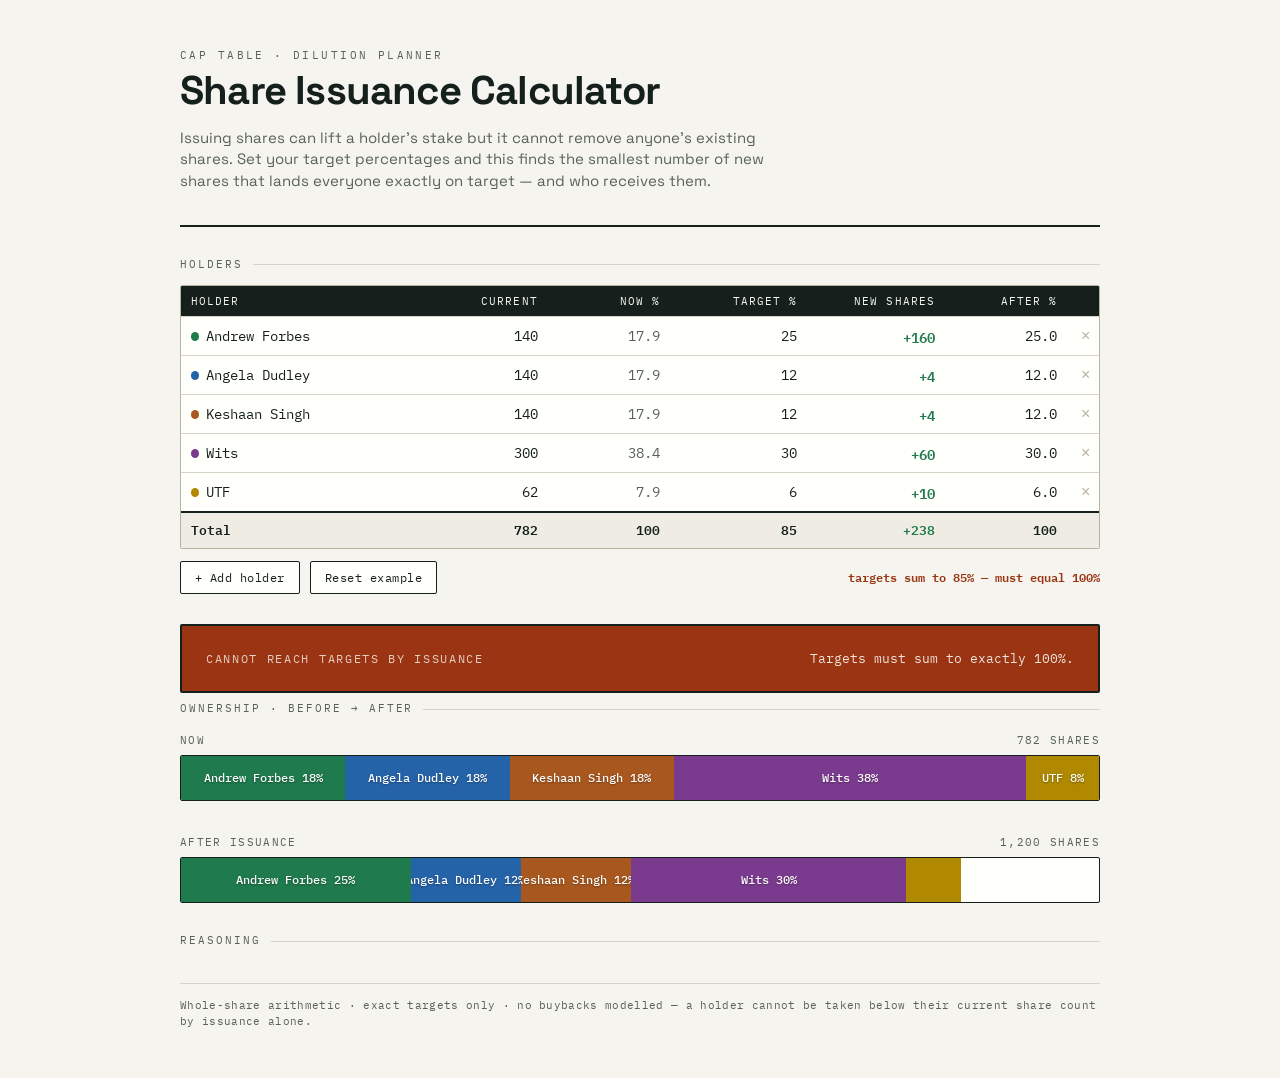
<file: index.html>
<!DOCTYPE html>
<html lang="en">
<link rel="stylesheet" href="claude-theme.css">
<head>
<meta charset="UTF-8">
<meta name="viewport" content="width=device-width, initial-scale=1.0">
<title>Share Issuance Calculator</title>
<link rel="preconnect" href="https://fonts.googleapis.com">
<link rel="preconnect" href="https://fonts.gstatic.com" crossorigin>
<link href="https://fonts.googleapis.com/css2?family=Space+Grotesk:wght@400;500;600;700&family=IBM+Plex+Mono:wght@400;500;600&display=swap" rel="stylesheet">
<style>
  :root{
    --paper:#f6f4ee;
    --ink:#15201c;
    --ink-soft:#56625b;
    --line:#d8d3c6;
    --line-strong:#b9b2a1;
    --panel:#fffffb;
    --signal:#1f7a4d;      /* control / gain */
    --signal-deep:#0f3d28;
    --warn:#9a3412;
    --disp:'Space Grotesk',system-ui,sans-serif;
    --mono:'IBM Plex Mono',ui-monospace,'SFMono-Regular',monospace;
  }
  *{box-sizing:border-box}
  html,body{margin:0}
  body{
    background:var(--paper);
    color:var(--ink);
    font-family:var(--disp);
    line-height:1.45;
    -webkit-font-smoothing:antialiased;
    padding:clamp(16px,4vw,48px);
  }
  .wrap{max-width:920px;margin:0 auto}

  header{border-bottom:2px solid var(--ink);padding-bottom:18px;margin-bottom:8px}
  .eyebrow{font-family:var(--mono);font-size:11px;letter-spacing:.22em;text-transform:uppercase;color:var(--ink-soft)}
  h1{font-size:clamp(26px,5vw,40px);font-weight:700;letter-spacing:-.02em;margin:6px 0 4px;line-height:1.04}
  .sub{color:var(--ink-soft);font-size:15px;max-width:60ch}

  section{margin-top:30px}
  .sec-label{font-family:var(--mono);font-size:11px;letter-spacing:.18em;text-transform:uppercase;color:var(--ink-soft);display:flex;align-items:center;gap:10px;margin-bottom:12px}
  .sec-label::after{content:"";flex:1;height:1px;background:var(--line)}

  /* table */
  .table{background:var(--panel);border:1px solid var(--line-strong);border-radius:2px;overflow:hidden}
  .row{display:grid;grid-template-columns:1.5fr .9fr .8fr .9fr .9fr .8fr 32px;align-items:center;gap:0}
  .row.head{background:var(--ink);color:var(--paper)}
  .row.head > div{font-family:var(--mono);font-size:10.5px;letter-spacing:.1em;text-transform:uppercase;padding:9px 10px;line-height:1.2}
  .row.body{border-top:1px solid var(--line)}
  .row.body:first-of-type{border-top:none}
  .row.body > div{padding:7px 10px;font-family:var(--mono);font-size:13.5px}
  .cell-num{text-align:right;font-variant-numeric:tabular-nums}
  .cell-readonly{color:var(--ink-soft)}
  .gain{color:var(--signal);font-weight:600}
  .loss{color:var(--ink-soft)}

  input.f{width:100%;border:none;background:transparent;font-family:inherit;font-size:inherit;color:inherit;padding:0;outline:none}
  input.f:focus{background:#fff7d6;box-shadow:0 0 0 2px var(--signal) inset;border-radius:2px}
  input.num{text-align:right;font-family:var(--mono);font-variant-numeric:tabular-nums}
  .swatch{width:9px;height:9px;border-radius:50%;display:inline-block;margin-right:7px;vertical-align:middle}
  .name-cell{display:flex;align-items:center}

  .del{border:none;background:none;color:var(--line-strong);cursor:pointer;font-size:16px;line-height:1;padding:4px;border-radius:2px}
  .del:hover{color:var(--warn)}

  .row.total{border-top:2px solid var(--ink);background:#efece3}
  .row.total > div{padding:8px 10px;font-family:var(--mono);font-size:13px;font-weight:600}

  .controls{display:flex;gap:10px;align-items:center;margin-top:12px;flex-wrap:wrap}
  button.act{font-family:var(--mono);font-size:12px;letter-spacing:.04em;border:1px solid var(--ink);background:var(--panel);color:var(--ink);padding:8px 14px;border-radius:2px;cursor:pointer}
  button.act:hover{background:var(--ink);color:var(--paper)}
  .tgt-sum{font-family:var(--mono);font-size:12px;color:var(--ink-soft);margin-left:auto}
  .tgt-sum.bad{color:var(--warn);font-weight:600}

  /* result headline */
  .result{margin-top:30px;border:2px solid var(--ink);border-radius:2px;background:var(--signal-deep);color:var(--paper);padding:22px 24px;display:flex;align-items:baseline;gap:18px;flex-wrap:wrap}
  .result .big{font-size:clamp(40px,9vw,64px);font-weight:700;letter-spacing:-.03em;font-family:var(--mono);line-height:.9}
  .result .lbl{font-family:var(--mono);font-size:12px;letter-spacing:.14em;text-transform:uppercase;opacity:.8}
  .result .meta{margin-left:auto;text-align:right;font-family:var(--mono);font-size:12.5px;opacity:.92;line-height:1.7}
  .result.infeasible{background:var(--warn)}

  /* dilution bars — the signature */
  .bars{margin-top:8px}
  .barblock{margin-top:16px}
  .barblock .tag{font-family:var(--mono);font-size:11px;letter-spacing:.12em;text-transform:uppercase;color:var(--ink-soft);margin-bottom:6px;display:flex;justify-content:space-between}
  .bar{display:flex;height:46px;border:1px solid var(--ink);border-radius:2px;overflow:hidden;background:var(--panel)}
  .seg{position:relative;display:flex;align-items:center;justify-content:center;color:#fff;font-family:var(--mono);font-size:11.5px;font-weight:500;min-width:0;transition:flex-basis .5s cubic-bezier(.4,0,.2,1);overflow:hidden;white-space:nowrap}
  .seg span{padding:0 4px;text-shadow:0 1px 2px rgba(0,0,0,.35)}
  .connectors{position:relative;height:18px}
  .connectors svg{position:absolute;inset:0;width:100%;height:100%}

  .notes{margin-top:26px;font-size:14px;color:var(--ink-soft)}
  .notes .n{display:flex;gap:10px;padding:9px 0;border-top:1px solid var(--line)}
  .notes .n:first-child{border-top:none}
  .notes .k{font-family:var(--mono);font-size:11px;letter-spacing:.1em;text-transform:uppercase;color:var(--ink);min-width:118px;flex-shrink:0;padding-top:2px}
  .notes b{color:var(--ink);font-weight:600}
  code{font-family:var(--mono);background:#efece3;padding:1px 5px;border-radius:2px;font-size:.9em}

  footer{margin-top:34px;border-top:1px solid var(--line);padding-top:14px;font-family:var(--mono);font-size:11px;color:var(--ink-soft);letter-spacing:.03em}

  @media(max-width:680px){
    .row{grid-template-columns:1.3fr .85fr .85fr 28px;}
    .hide-sm{display:none!important}
    .result .meta{margin-left:0;text-align:left;width:100%}
  }
</style>
</head>
<body>
<div class="wrap">
  <header>
    <div class="eyebrow">Cap Table · Dilution Planner</div>
    <h1>Share Issuance Calculator</h1>
    <p class="sub">Issuing shares can lift a holder's stake but it cannot remove anyone's existing shares. Set your target percentages and this finds the smallest number of new shares that lands everyone exactly on target — and who receives them.</p>
  </header>

  <section>
    <div class="sec-label">Holders</div>
    <div class="table" id="table"></div>
    <div class="controls">
      <button class="act" id="add">+ Add holder</button>
      <button class="act" id="reset">Reset example</button>
      <span class="tgt-sum" id="tgtsum"></span>
    </div>
  </section>

  <div class="result" id="result"></div>

  <section class="bars">
    <div class="sec-label">Ownership · before &rarr; after</div>
    <div class="barblock">
      <div class="tag"><span>Now</span><span id="now-total"></span></div>
      <div class="bar" id="bar-before"></div>
    </div>
    <div class="connectors"><svg id="conn" preserveAspectRatio="none"></svg></div>
    <div class="barblock">
      <div class="tag"><span>After issuance</span><span id="after-total"></span></div>
      <div class="bar" id="bar-after"></div>
    </div>
  </section>

  <section>
    <div class="sec-label">Reasoning</div>
    <div class="notes" id="notes"></div>
  </section>

  <footer>Whole-share arithmetic · exact targets only · no buybacks modelled — a holder cannot be taken below their current share count by issuance alone.</footer>
</div>

<script>
const PALETTE=['#1f7a4d','#2563a8','#a8581f','#7a3b8f','#b08900','#0f8a8a','#9a3412','#4a5568'];

let holders=[];
function example(){
  holders=[
    {name:'Andrew Forbes',shares:140,target:25},
    {name:'Angela Dudley',shares:140,target:12},
    {name:'Keshaan Singh',shares:140,target:12},
    {name:'Wits',shares:300,target:30},
    {name:'UTF',shares:62,target:6},
  ];
}
example();

/* ---------- math ---------- */
function gcd(a,b){a=Math.abs(a);b=Math.abs(b);while(b){[a,b]=[b,a%b]}return a||1}
function lcm(a,b){return a/gcd(a,b)*b}
function toFraction(pct){
  const s=String(pct);
  const dec=s.includes('.')?s.split('.')[1].length:0;
  const scale=Math.pow(10,dec);
  let num=Math.round(pct*scale);      // over 100*scale
  let den=100*scale;
  const g=gcd(num,den);
  return {num:num/g,den:den/g};
}

function compute(){
  const S=holders.reduce((t,h)=>t+(Number(h.shares)||0),0);
  const tsum=holders.reduce((t,h)=>t+(Number(h.target)||0),0);
  const targetsOk=Math.abs(tsum-100)<1e-6;

  // infeasible: holder forced to 0% while holding shares (needs buyback)
  let needsBuyback=holders.find(h=>(Number(h.target)||0)===0 && (Number(h.shares)||0)>0);

  let feasible=targetsOk && !needsBuyback && S>0;
  const fr=holders.map(h=>toFraction(Number(h.target)||0));

  let Tmin=S, L=1, binding=null, bindingRatio=-1;
  holders.forEach((h,i)=>{
    const f=fr[i]; const sh=Number(h.shares)||0;
    if(f.num>0){
      L=lcm(L,f.den);
      const ratio=sh*f.den/f.num;          // = sh / target  (min total so this holder isn't reduced)
      if(ratio>bindingRatio){bindingRatio=ratio;binding=i;}
      if(ratio>Tmin)Tmin=ratio;
    }
  });

  let T=Math.max(Math.ceil(Tmin-1e-9),S);
  if(L>1){ T=Math.ceil(T/L)*L; }
  if(T<1)T=L;

  const rows=holders.map((h,i)=>{
    const f=fr[i];const sh=Number(h.shares)||0;
    const after = f.num>0 ? Math.round(f.num*T/f.den) : sh; // 0% holders keep shares (would be flagged)
    const issued= after-sh;
    return {
      name:h.name, before:sh,
      beforePct: S>0? sh/S*100 : 0,
      issued, after,
      afterPct: T>0? after/T*100 : 0,
      color:PALETTE[i%PALETTE.length]
    };
  });

  const N=rows.reduce((t,r)=>t+Math.max(r.issued,0),0);
  return {S,T,N,rows,feasible,targetsOk,tsum,needsBuyback,binding,Tmin};
}

/* ---------- render ---------- */
const fmt=n=>Number(n).toLocaleString('en-US');

function render(){
  const r=compute();
  // table
  const t=document.getElementById('table');
  let html=`<div class="row head">
    <div>Holder</div><div class="cell-num">Current</div><div class="cell-num hide-sm">Now %</div>
    <div class="cell-num">Target %</div><div class="cell-num hide-sm">New shares</div><div class="cell-num">After %</div><div></div>
  </div>`;
  r.rows.forEach((row,i)=>{
    const issuedTxt = row.issued>0?`+${fmt(row.issued)}`:(row.issued<0?fmt(row.issued):'0');
    const issuedCls = row.issued>0?'gain':(row.issued<0?'loss':'');
    html+=`<div class="row body">
      <div class="name-cell"><span class="swatch" style="background:${row.color}"></span><input class="f" data-i="${i}" data-k="name" value="${escapeHtml(holders[i].name)}"></div>
      <div class="cell-num"><input class="f num" data-i="${i}" data-k="shares" value="${holders[i].shares}"></div>
      <div class="cell-num cell-readonly hide-sm">${row.beforePct.toFixed(1)}</div>
      <div class="cell-num"><input class="f num" data-i="${i}" data-k="target" value="${holders[i].target}"></div>
      <div class="cell-num hide-sm ${issuedCls}">${issuedTxt}</div>
      <div class="cell-num">${row.afterPct.toFixed(1)}</div>
      <div><button class="del" data-del="${i}" title="Remove">&times;</button></div>
    </div>`;
  });
  html+=`<div class="row total">
    <div>Total</div><div class="cell-num">${fmt(r.S)}</div><div class="cell-num hide-sm">100</div>
    <div class="cell-num">${r.tsum}</div><div class="cell-num hide-sm gain">+${fmt(r.N)}</div><div class="cell-num">100</div><div></div>
  </div>`;
  t.innerHTML=html;

  // wire inputs
  t.querySelectorAll('input.f').forEach(inp=>{
    inp.addEventListener('input',e=>{
      const i=+e.target.dataset.i,k=e.target.dataset.k;
      holders[i][k]= k==='name'? e.target.value : (e.target.value===''?'':Number(e.target.value));
      // re-render but keep focus
      const sel=e.target.selectionStart;
      render();
      const again=document.querySelector(`input.f[data-i="${i}"][data-k="${k}"]`);
      if(again){again.focus();try{again.setSelectionRange(sel,sel)}catch(_){}}
    });
  });
  t.querySelectorAll('[data-del]').forEach(b=>b.addEventListener('click',e=>{
    holders.splice(+e.target.dataset.del,1);render();
  }));

  // target sum indicator
  const ts=document.getElementById('tgtsum');
  if(r.targetsOk){ts.textContent='targets sum to 100% ✓';ts.className='tgt-sum';}
  else{ts.textContent=`targets sum to ${r.tsum}% — must equal 100%`;ts.className='tgt-sum bad';}

  // result headline
  const res=document.getElementById('result');
  if(!r.feasible){
    res.className='result infeasible';
    let msg='Targets must sum to exactly 100%.';
    if(r.needsBuyback)msg=`<b>${escapeHtml(r.needsBuyback.name)}</b> holds shares but is set to 0%. Issuance can't remove shares — that requires a buyback or transfer.`;
    else if(r.S<=0)msg='Add current share counts to begin.';
    res.innerHTML=`<div class="lbl">Cannot reach targets by issuance</div><div class="meta" style="margin-left:auto">${msg}</div>`;
  }else{
    res.className='result';
    res.innerHTML=`<div class="big">${fmt(r.N)}</div>
      <div><div class="lbl">new shares to issue</div></div>
      <div class="meta">${fmt(r.S)} &rarr; ${fmt(r.T)} total shares<br>${(r.N/r.S*100).toFixed(1)}% expansion of the pool</div>`;
  }

  // bars
  document.getElementById('now-total').textContent=`${fmt(r.S)} shares`;
  document.getElementById('after-total').textContent=`${fmt(r.T)} shares`;
  drawBar('bar-before',r.rows,'beforePct');
  drawBar('bar-after',r.rows,'afterPct');

  // notes
  renderNotes(r);
}

function drawBar(id,rows,key){
  const el=document.getElementById(id);
  el.innerHTML=rows.map(r=>{
    const pct=r[key];
    const showLabel=pct>=7;
    return `<div class="seg" style="flex:0 0 ${pct}%;background:${r.color}" title="${escapeHtml(r.name)}: ${pct.toFixed(1)}%">${showLabel?`<span>${escapeHtml(shortName(r.name))} ${pct.toFixed(0)}%</span>`:''}</div>`;
  }).join('');
}
function shortName(n){return n.length>14?n.slice(0,13)+'…':n;}

function renderNotes(r){
  const n=document.getElementById('notes');
  if(!r.feasible){n.innerHTML='';return;}
  const b=r.rows[r.binding];
  const gainers=r.rows.filter(x=>x.issued>0);
  const topGain=gainers.slice().sort((a,b)=>b.issued-a.issued)[0];
  let html='';
  if(b){
    html+=`<div class="n"><div class="k">Binding holder</div><div><b>${escapeHtml(b.name)}</b> sets the floor: they hold the most shares relative to their target, so they receive <b>no new shares</b> and dilute down to ${b.afterPct.toFixed(1)}%. Everyone else's allotment follows from the total this forces.</div></div>`;
  }
  html+=`<div class="n"><div class="k">Who gets what</div><div>${r.rows.map(x=>`${escapeHtml(x.name)}: <b class="${x.issued>0?'gain':''}">${x.issued>0?'+'+fmt(x.issued):fmt(x.issued)}</b>`).join(' · ')}</div></div>`;
  if(topGain)html+=`<div class="n"><div class="k">Largest allotment</div><div><b>${escapeHtml(topGain.name)}</b> takes <b>${fmt(topGain.issued)}</b> of the ${fmt(r.N)} new shares (${(topGain.issued/r.N*100).toFixed(0)}% of the issuance).</div></div>`;
  html+=`<div class="n"><div class="k">How it's found</div><div>Smallest new total <code>T</code> where every target % is a whole number of shares and no holder needs fewer shares than they already own. Here <code>T = ${fmt(r.T)}</code>, so issue <code>${fmt(r.T)} − ${fmt(r.S)} = ${fmt(r.N)}</code>.</div></div>`;
  n.innerHTML=html;
}

function escapeHtml(s){return String(s).replace(/[&<>"']/g,c=>({'&':'&amp;','<':'&lt;','>':'&gt;','"':'&quot;',"'":'&#39;'}[c]))}

document.getElementById('add').addEventListener('click',()=>{
  holders.push({name:'New holder',shares:0,target:0});render();
});
document.getElementById('reset').addEventListener('click',()=>{example();render();});

render();
</script>
</body>
</html>
</file>
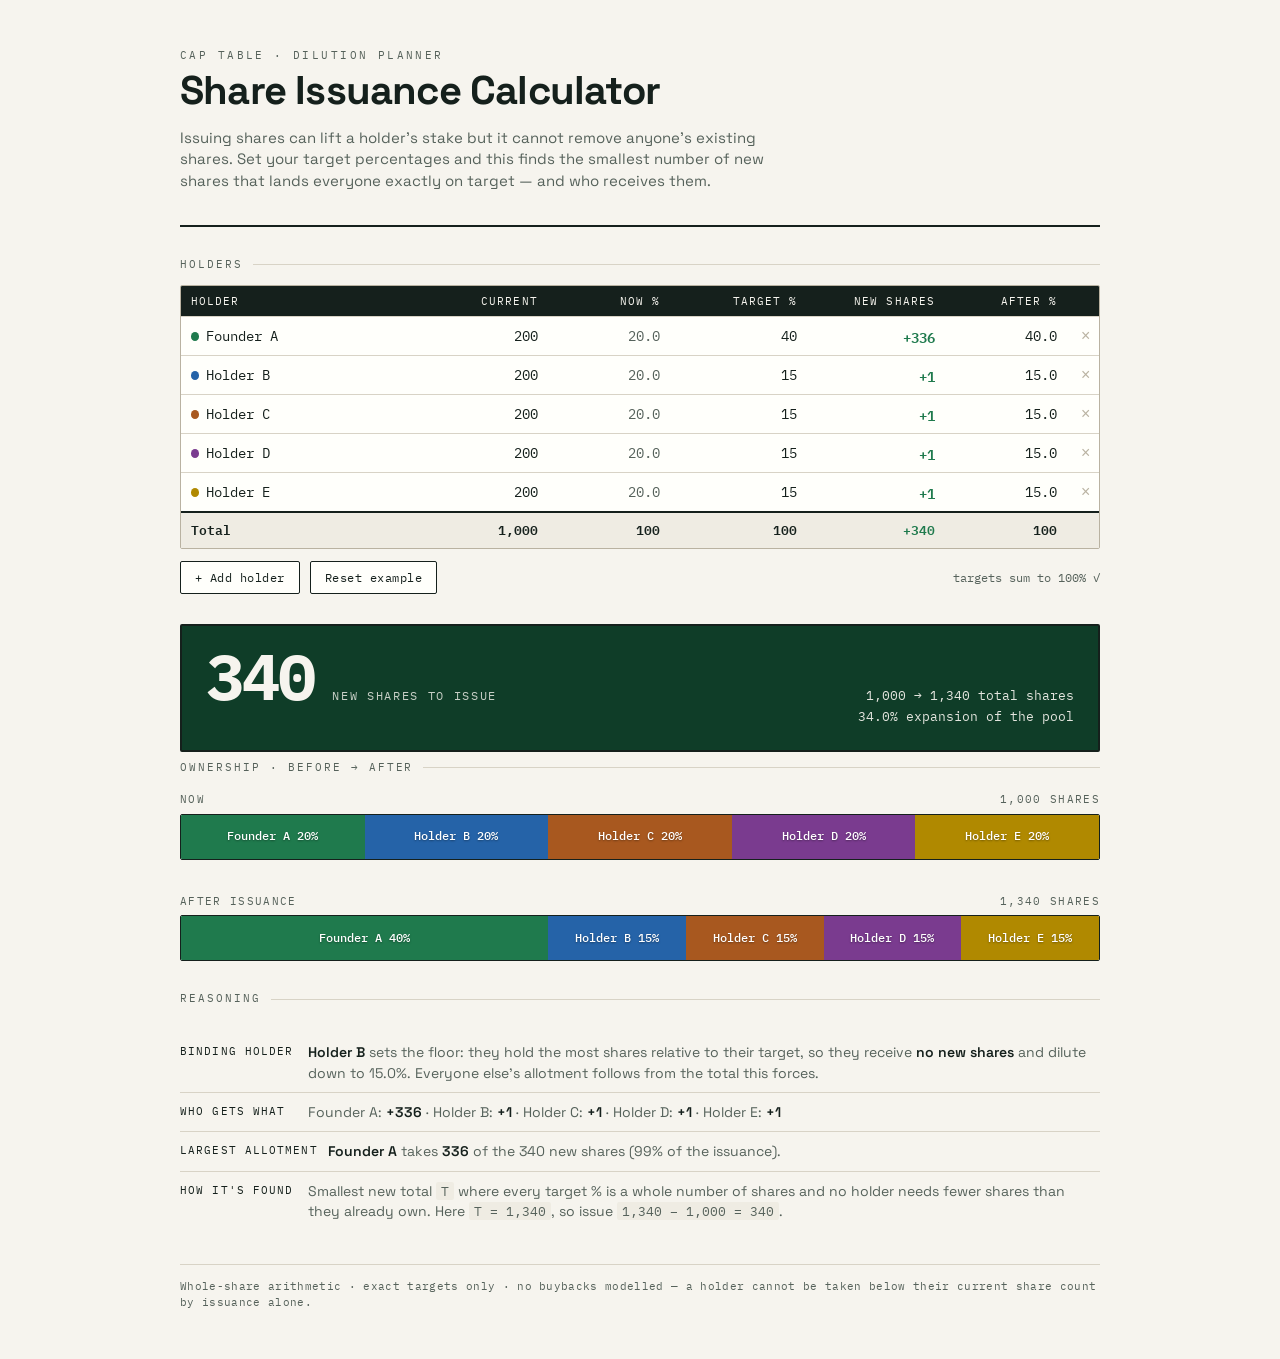
<file: share-issuance-calculator (1).html>
<!DOCTYPE html>
<html lang="en">
<link rel="stylesheet" href="claude-theme.css">
<head>
<meta charset="UTF-8">
<meta name="viewport" content="width=device-width, initial-scale=1.0">
<title>Share Issuance Calculator</title>
<link rel="preconnect" href="https://fonts.googleapis.com">
<link rel="preconnect" href="https://fonts.gstatic.com" crossorigin>
<link href="https://fonts.googleapis.com/css2?family=Space+Grotesk:wght@400;500;600;700&family=IBM+Plex+Mono:wght@400;500;600&display=swap" rel="stylesheet">
<style>
  :root{
    --paper:#f6f4ee;
    --ink:#15201c;
    --ink-soft:#56625b;
    --line:#d8d3c6;
    --line-strong:#b9b2a1;
    --panel:#fffffb;
    --signal:#1f7a4d;      /* control / gain */
    --signal-deep:#0f3d28;
    --warn:#9a3412;
    --disp:'Space Grotesk',system-ui,sans-serif;
    --mono:'IBM Plex Mono',ui-monospace,'SFMono-Regular',monospace;
  }
  *{box-sizing:border-box}
  html,body{margin:0}
  body{
    background:var(--paper);
    color:var(--ink);
    font-family:var(--disp);
    line-height:1.45;
    -webkit-font-smoothing:antialiased;
    padding:clamp(16px,4vw,48px);
  }
  .wrap{max-width:920px;margin:0 auto}

  header{border-bottom:2px solid var(--ink);padding-bottom:18px;margin-bottom:8px}
  .eyebrow{font-family:var(--mono);font-size:11px;letter-spacing:.22em;text-transform:uppercase;color:var(--ink-soft)}
  h1{font-size:clamp(26px,5vw,40px);font-weight:700;letter-spacing:-.02em;margin:6px 0 4px;line-height:1.04}
  .sub{color:var(--ink-soft);font-size:15px;max-width:60ch}

  section{margin-top:30px}
  .sec-label{font-family:var(--mono);font-size:11px;letter-spacing:.18em;text-transform:uppercase;color:var(--ink-soft);display:flex;align-items:center;gap:10px;margin-bottom:12px}
  .sec-label::after{content:"";flex:1;height:1px;background:var(--line)}

  /* table */
  .table{background:var(--panel);border:1px solid var(--line-strong);border-radius:2px;overflow:hidden}
  .row{display:grid;grid-template-columns:1.5fr .9fr .8fr .9fr .9fr .8fr 32px;align-items:center;gap:0}
  .row.head{background:var(--ink);color:var(--paper)}
  .row.head > div{font-family:var(--mono);font-size:10.5px;letter-spacing:.1em;text-transform:uppercase;padding:9px 10px;line-height:1.2}
  .row.body{border-top:1px solid var(--line)}
  .row.body:first-of-type{border-top:none}
  .row.body > div{padding:7px 10px;font-family:var(--mono);font-size:13.5px}
  .cell-num{text-align:right;font-variant-numeric:tabular-nums}
  .cell-readonly{color:var(--ink-soft)}
  .gain{color:var(--signal);font-weight:600}
  .loss{color:var(--ink-soft)}

  input.f{width:100%;border:none;background:transparent;font-family:inherit;font-size:inherit;color:inherit;padding:0;outline:none}
  input.f:focus{background:#fff7d6;box-shadow:0 0 0 2px var(--signal) inset;border-radius:2px}
  input.num{text-align:right;font-family:var(--mono);font-variant-numeric:tabular-nums}
  .swatch{width:9px;height:9px;border-radius:50%;display:inline-block;margin-right:7px;vertical-align:middle}
  .name-cell{display:flex;align-items:center}

  .del{border:none;background:none;color:var(--line-strong);cursor:pointer;font-size:16px;line-height:1;padding:4px;border-radius:2px}
  .del:hover{color:var(--warn)}

  .row.total{border-top:2px solid var(--ink);background:#efece3}
  .row.total > div{padding:8px 10px;font-family:var(--mono);font-size:13px;font-weight:600}

  .controls{display:flex;gap:10px;align-items:center;margin-top:12px;flex-wrap:wrap}
  button.act{font-family:var(--mono);font-size:12px;letter-spacing:.04em;border:1px solid var(--ink);background:var(--panel);color:var(--ink);padding:8px 14px;border-radius:2px;cursor:pointer}
  button.act:hover{background:var(--ink);color:var(--paper)}
  .tgt-sum{font-family:var(--mono);font-size:12px;color:var(--ink-soft);margin-left:auto}
  .tgt-sum.bad{color:var(--warn);font-weight:600}

  /* result headline */
  .result{margin-top:30px;border:2px solid var(--ink);border-radius:2px;background:var(--signal-deep);color:var(--paper);padding:22px 24px;display:flex;align-items:baseline;gap:18px;flex-wrap:wrap}
  .result .big{font-size:clamp(40px,9vw,64px);font-weight:700;letter-spacing:-.03em;font-family:var(--mono);line-height:.9}
  .result .lbl{font-family:var(--mono);font-size:12px;letter-spacing:.14em;text-transform:uppercase;opacity:.8}
  .result .meta{margin-left:auto;text-align:right;font-family:var(--mono);font-size:12.5px;opacity:.92;line-height:1.7}
  .result.infeasible{background:var(--warn)}

  /* dilution bars — the signature */
  .bars{margin-top:8px}
  .barblock{margin-top:16px}
  .barblock .tag{font-family:var(--mono);font-size:11px;letter-spacing:.12em;text-transform:uppercase;color:var(--ink-soft);margin-bottom:6px;display:flex;justify-content:space-between}
  .bar{display:flex;height:46px;border:1px solid var(--ink);border-radius:2px;overflow:hidden;background:var(--panel)}
  .seg{position:relative;display:flex;align-items:center;justify-content:center;color:#fff;font-family:var(--mono);font-size:11.5px;font-weight:500;min-width:0;transition:flex-basis .5s cubic-bezier(.4,0,.2,1);overflow:hidden;white-space:nowrap}
  .seg span{padding:0 4px;text-shadow:0 1px 2px rgba(0,0,0,.35)}
  .connectors{position:relative;height:18px}
  .connectors svg{position:absolute;inset:0;width:100%;height:100%}

  .notes{margin-top:26px;font-size:14px;color:var(--ink-soft)}
  .notes .n{display:flex;gap:10px;padding:9px 0;border-top:1px solid var(--line)}
  .notes .n:first-child{border-top:none}
  .notes .k{font-family:var(--mono);font-size:11px;letter-spacing:.1em;text-transform:uppercase;color:var(--ink);min-width:118px;flex-shrink:0;padding-top:2px}
  .notes b{color:var(--ink);font-weight:600}
  code{font-family:var(--mono);background:#efece3;padding:1px 5px;border-radius:2px;font-size:.9em}

  footer{margin-top:34px;border-top:1px solid var(--line);padding-top:14px;font-family:var(--mono);font-size:11px;color:var(--ink-soft);letter-spacing:.03em}

  @media(max-width:680px){
    .row{grid-template-columns:1.3fr .85fr .85fr 28px;}
    .hide-sm{display:none!important}
    .result .meta{margin-left:0;text-align:left;width:100%}
  }
</style>
</head>
<body>
<div class="wrap">
  <header>
    <div class="eyebrow">Cap Table · Dilution Planner</div>
    <h1>Share Issuance Calculator</h1>
    <p class="sub">Issuing shares can lift a holder's stake but it cannot remove anyone's existing shares. Set your target percentages and this finds the smallest number of new shares that lands everyone exactly on target — and who receives them.</p>
  </header>

  <section>
    <div class="sec-label">Holders</div>
    <div class="table" id="table"></div>
    <div class="controls">
      <button class="act" id="add">+ Add holder</button>
      <button class="act" id="reset">Reset example</button>
      <span class="tgt-sum" id="tgtsum"></span>
    </div>
  </section>

  <div class="result" id="result"></div>

  <section class="bars">
    <div class="sec-label">Ownership · before &rarr; after</div>
    <div class="barblock">
      <div class="tag"><span>Now</span><span id="now-total"></span></div>
      <div class="bar" id="bar-before"></div>
    </div>
    <div class="connectors"><svg id="conn" preserveAspectRatio="none"></svg></div>
    <div class="barblock">
      <div class="tag"><span>After issuance</span><span id="after-total"></span></div>
      <div class="bar" id="bar-after"></div>
    </div>
  </section>

  <section>
    <div class="sec-label">Reasoning</div>
    <div class="notes" id="notes"></div>
  </section>

  <footer>Whole-share arithmetic · exact targets only · no buybacks modelled — a holder cannot be taken below their current share count by issuance alone.</footer>
</div>

<script>
const PALETTE=['#1f7a4d','#2563a8','#a8581f','#7a3b8f','#b08900','#0f8a8a','#9a3412','#4a5568'];

let holders=[];
function example(){
  holders=[
    {name:'Founder A',shares:200,target:40},
    {name:'Holder B',shares:200,target:15},
    {name:'Holder C',shares:200,target:15},
    {name:'Holder D',shares:200,target:15},
    {name:'Holder E',shares:200,target:15},
  ];
}
example();

/* ---------- math ---------- */
function gcd(a,b){a=Math.abs(a);b=Math.abs(b);while(b){[a,b]=[b,a%b]}return a||1}
function lcm(a,b){return a/gcd(a,b)*b}
function toFraction(pct){
  const s=String(pct);
  const dec=s.includes('.')?s.split('.')[1].length:0;
  const scale=Math.pow(10,dec);
  let num=Math.round(pct*scale);      // over 100*scale
  let den=100*scale;
  const g=gcd(num,den);
  return {num:num/g,den:den/g};
}

function compute(){
  const S=holders.reduce((t,h)=>t+(Number(h.shares)||0),0);
  const tsum=holders.reduce((t,h)=>t+(Number(h.target)||0),0);
  const targetsOk=Math.abs(tsum-100)<1e-6;

  // infeasible: holder forced to 0% while holding shares (needs buyback)
  let needsBuyback=holders.find(h=>(Number(h.target)||0)===0 && (Number(h.shares)||0)>0);

  let feasible=targetsOk && !needsBuyback && S>0;
  const fr=holders.map(h=>toFraction(Number(h.target)||0));

  let Tmin=S, L=1, binding=null, bindingRatio=-1;
  holders.forEach((h,i)=>{
    const f=fr[i]; const sh=Number(h.shares)||0;
    if(f.num>0){
      L=lcm(L,f.den);
      const ratio=sh*f.den/f.num;          // = sh / target  (min total so this holder isn't reduced)
      if(ratio>bindingRatio){bindingRatio=ratio;binding=i;}
      if(ratio>Tmin)Tmin=ratio;
    }
  });

  let T=Math.max(Math.ceil(Tmin-1e-9),S);
  if(L>1){ T=Math.ceil(T/L)*L; }
  if(T<1)T=L;

  const rows=holders.map((h,i)=>{
    const f=fr[i];const sh=Number(h.shares)||0;
    const after = f.num>0 ? Math.round(f.num*T/f.den) : sh; // 0% holders keep shares (would be flagged)
    const issued= after-sh;
    return {
      name:h.name, before:sh,
      beforePct: S>0? sh/S*100 : 0,
      issued, after,
      afterPct: T>0? after/T*100 : 0,
      color:PALETTE[i%PALETTE.length]
    };
  });

  const N=rows.reduce((t,r)=>t+Math.max(r.issued,0),0);
  return {S,T,N,rows,feasible,targetsOk,tsum,needsBuyback,binding,Tmin};
}

/* ---------- render ---------- */
const fmt=n=>Number(n).toLocaleString('en-US');

function render(){
  const r=compute();
  // table
  const t=document.getElementById('table');
  let html=`<div class="row head">
    <div>Holder</div><div class="cell-num">Current</div><div class="cell-num hide-sm">Now %</div>
    <div class="cell-num">Target %</div><div class="cell-num hide-sm">New shares</div><div class="cell-num">After %</div><div></div>
  </div>`;
  r.rows.forEach((row,i)=>{
    const issuedTxt = row.issued>0?`+${fmt(row.issued)}`:(row.issued<0?fmt(row.issued):'0');
    const issuedCls = row.issued>0?'gain':(row.issued<0?'loss':'');
    html+=`<div class="row body">
      <div class="name-cell"><span class="swatch" style="background:${row.color}"></span><input class="f" data-i="${i}" data-k="name" value="${escapeHtml(holders[i].name)}"></div>
      <div class="cell-num"><input class="f num" data-i="${i}" data-k="shares" value="${holders[i].shares}"></div>
      <div class="cell-num cell-readonly hide-sm">${row.beforePct.toFixed(1)}</div>
      <div class="cell-num"><input class="f num" data-i="${i}" data-k="target" value="${holders[i].target}"></div>
      <div class="cell-num hide-sm ${issuedCls}">${issuedTxt}</div>
      <div class="cell-num">${row.afterPct.toFixed(1)}</div>
      <div><button class="del" data-del="${i}" title="Remove">&times;</button></div>
    </div>`;
  });
  html+=`<div class="row total">
    <div>Total</div><div class="cell-num">${fmt(r.S)}</div><div class="cell-num hide-sm">100</div>
    <div class="cell-num">${r.tsum}</div><div class="cell-num hide-sm gain">+${fmt(r.N)}</div><div class="cell-num">100</div><div></div>
  </div>`;
  t.innerHTML=html;

  // wire inputs
  t.querySelectorAll('input.f').forEach(inp=>{
    inp.addEventListener('input',e=>{
      const i=+e.target.dataset.i,k=e.target.dataset.k;
      holders[i][k]= k==='name'? e.target.value : (e.target.value===''?'':Number(e.target.value));
      // re-render but keep focus
      const sel=e.target.selectionStart;
      render();
      const again=document.querySelector(`input.f[data-i="${i}"][data-k="${k}"]`);
      if(again){again.focus();try{again.setSelectionRange(sel,sel)}catch(_){}}
    });
  });
  t.querySelectorAll('[data-del]').forEach(b=>b.addEventListener('click',e=>{
    holders.splice(+e.target.dataset.del,1);render();
  }));

  // target sum indicator
  const ts=document.getElementById('tgtsum');
  if(r.targetsOk){ts.textContent='targets sum to 100% ✓';ts.className='tgt-sum';}
  else{ts.textContent=`targets sum to ${r.tsum}% — must equal 100%`;ts.className='tgt-sum bad';}

  // result headline
  const res=document.getElementById('result');
  if(!r.feasible){
    res.className='result infeasible';
    let msg='Targets must sum to exactly 100%.';
    if(r.needsBuyback)msg=`<b>${escapeHtml(r.needsBuyback.name)}</b> holds shares but is set to 0%. Issuance can't remove shares — that requires a buyback or transfer.`;
    else if(r.S<=0)msg='Add current share counts to begin.';
    res.innerHTML=`<div class="lbl">Cannot reach targets by issuance</div><div class="meta" style="margin-left:auto">${msg}</div>`;
  }else{
    res.className='result';
    res.innerHTML=`<div class="big">${fmt(r.N)}</div>
      <div><div class="lbl">new shares to issue</div></div>
      <div class="meta">${fmt(r.S)} &rarr; ${fmt(r.T)} total shares<br>${(r.N/r.S*100).toFixed(1)}% expansion of the pool</div>`;
  }

  // bars
  document.getElementById('now-total').textContent=`${fmt(r.S)} shares`;
  document.getElementById('after-total').textContent=`${fmt(r.T)} shares`;
  drawBar('bar-before',r.rows,'beforePct');
  drawBar('bar-after',r.rows,'afterPct');

  // notes
  renderNotes(r);
}

function drawBar(id,rows,key){
  const el=document.getElementById(id);
  el.innerHTML=rows.map(r=>{
    const pct=r[key];
    const showLabel=pct>=7;
    return `<div class="seg" style="flex:0 0 ${pct}%;background:${r.color}" title="${escapeHtml(r.name)}: ${pct.toFixed(1)}%">${showLabel?`<span>${escapeHtml(shortName(r.name))} ${pct.toFixed(0)}%</span>`:''}</div>`;
  }).join('');
}
function shortName(n){return n.length>14?n.slice(0,13)+'…':n;}

function renderNotes(r){
  const n=document.getElementById('notes');
  if(!r.feasible){n.innerHTML='';return;}
  const b=r.rows[r.binding];
  const gainers=r.rows.filter(x=>x.issued>0);
  const topGain=gainers.slice().sort((a,b)=>b.issued-a.issued)[0];
  let html='';
  if(b){
    html+=`<div class="n"><div class="k">Binding holder</div><div><b>${escapeHtml(b.name)}</b> sets the floor: they hold the most shares relative to their target, so they receive <b>no new shares</b> and dilute down to ${b.afterPct.toFixed(1)}%. Everyone else's allotment follows from the total this forces.</div></div>`;
  }
  html+=`<div class="n"><div class="k">Who gets what</div><div>${r.rows.map(x=>`${escapeHtml(x.name)}: <b class="${x.issued>0?'gain':''}">${x.issued>0?'+'+fmt(x.issued):fmt(x.issued)}</b>`).join(' · ')}</div></div>`;
  if(topGain)html+=`<div class="n"><div class="k">Largest allotment</div><div><b>${escapeHtml(topGain.name)}</b> takes <b>${fmt(topGain.issued)}</b> of the ${fmt(r.N)} new shares (${(topGain.issued/r.N*100).toFixed(0)}% of the issuance).</div></div>`;
  html+=`<div class="n"><div class="k">How it's found</div><div>Smallest new total <code>T</code> where every target % is a whole number of shares and no holder needs fewer shares than they already own. Here <code>T = ${fmt(r.T)}</code>, so issue <code>${fmt(r.T)} − ${fmt(r.S)} = ${fmt(r.N)}</code>.</div></div>`;
  n.innerHTML=html;
}

function escapeHtml(s){return String(s).replace(/[&<>"']/g,c=>({'&':'&amp;','<':'&lt;','>':'&gt;','"':'&quot;',"'":'&#39;'}[c]))}

document.getElementById('add').addEventListener('click',()=>{
  holders.push({name:'New holder',shares:0,target:0});render();
});
document.getElementById('reset').addEventListener('click',()=>{example();render();});

render();
</script>
</body>
</html>
</file>
<file: claude-theme.css>
:root {
  --font-sans: -apple-system, BlinkMacSystemFont, "Segoe UI", Roboto, Helvetica, Arial, sans-serif;
  --font-serif: Georgia, "Times New Roman", serif;
  --font-mono: "SFMono-Regular", Consolas, "Liberation Mono", Menlo, Courier, monospace;

  --color-background-primary: #ffffff;
  --color-background-secondary: #f5f4f0;
  --color-background-tertiary: #eae9e5;
  --color-background-info: #E6F1FB;
  --color-background-danger: #FCEBEB;
  --color-background-success: #EAF3DE;
  --color-background-warning: #FAEEDA;

  --color-text-primary: #1a1a1a;
  --color-text-secondary: #666660;
  --color-text-tertiary: #999990;
  --color-text-info: #0C447C;
  --color-text-danger: #791F1F;
  --color-text-success: #27500A;
  --color-text-warning: #633806;

  --color-border-primary: rgba(0, 0, 0, 0.4);
  --color-border-secondary: rgba(0, 0, 0, 0.3);
  --color-border-tertiary: rgba(0, 0, 0, 0.15);
  --color-border-info: #85B7EB;
  --color-border-danger: #F09595;
  --color-border-success: #97C459;
  --color-border-warning: #FAC775;

  --border-radius-md: 8px;
  --border-radius-lg: 12px;
  --border-radius-xl: 16px;
}

@media (prefers-color-scheme: dark) {
  :root {
    --color-background-primary: #1a1a1a;
    --color-background-secondary: #2a2a28;
    --color-background-tertiary: #333330;
    --color-background-info: #042C53;
    --color-background-danger: #501313;
    --color-background-success: #173404;
    --color-background-warning: #412402;

    --color-text-primary: #ececec;
    --color-text-secondary: #a0a098;
    --color-text-tertiary: #706f6a;
    --color-text-info: #85B7EB;
    --color-text-danger: #F09595;
    --color-text-success: #C0DD97;
    --color-text-warning: #FAC775;

    --color-border-primary: rgba(255, 255, 255, 0.4);
    --color-border-secondary: rgba(255, 255, 255, 0.3);
    --color-border-tertiary: rgba(255, 255, 255, 0.15);
    --color-border-info: #185FA5;
    --color-border-danger: #A32D2D;
    --color-border-success: #3B6D11;
    --color-border-warning: #854F0B;
  }
}

body {
  font-family: var(--font-sans);
  color: var(--color-text-primary);
  background: var(--color-background-primary);
  margin: 0;
  padding: 24px;
  line-height: 1.5;
}
</file>
